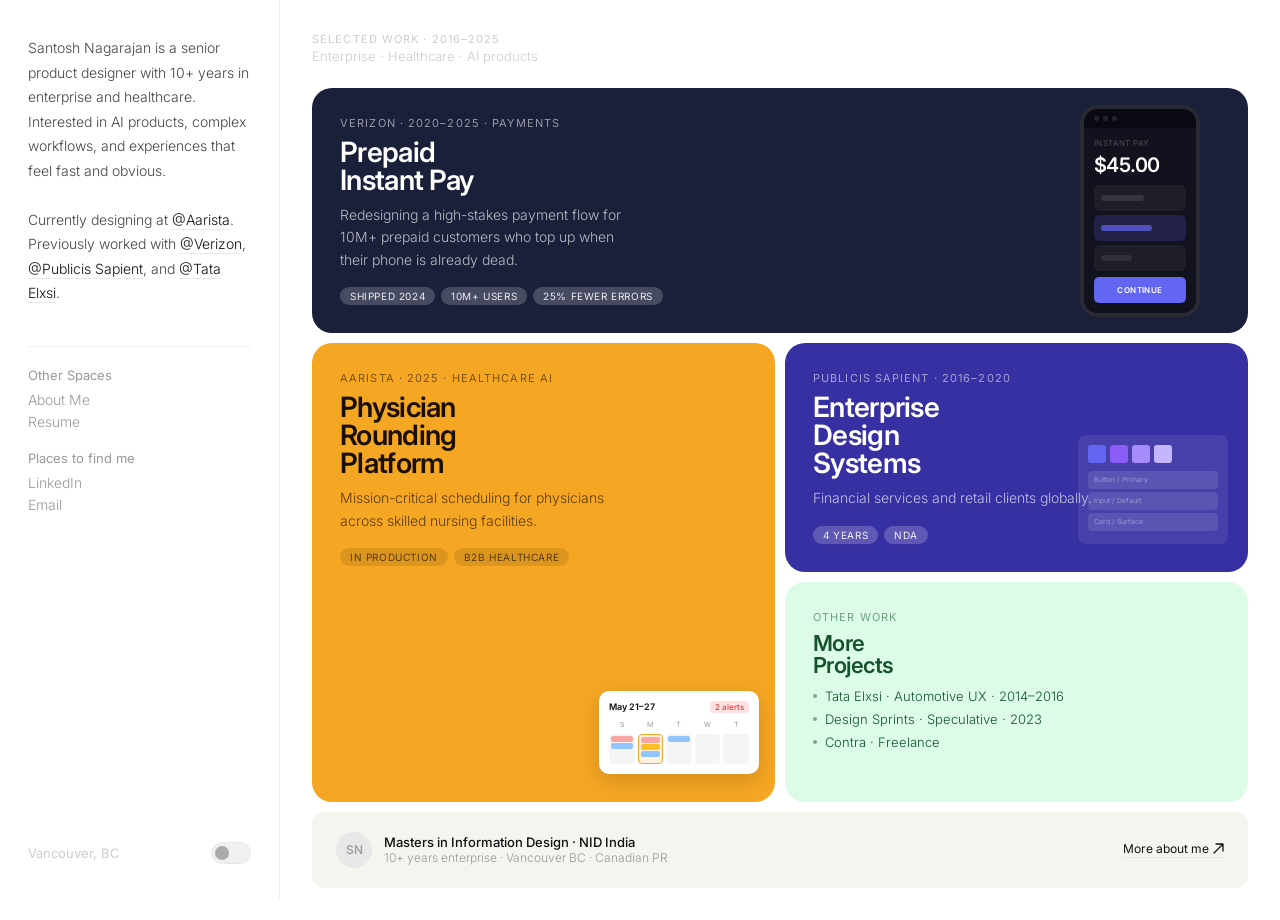
<file: Index.html>
<!DOCTYPE html>
<html lang="en" data-theme="light">
<head>
<meta charset="UTF-8">
<meta name="viewport" content="width=device-width, initial-scale=1.0">
<title>Santosh Nagarajan — Senior Product Designer</title>
<link rel="preconnect" href="https://fonts.googleapis.com">
<link href="https://fonts.googleapis.com/css2?family=Inter:wght@300;400;500;600&display=swap" rel="stylesheet">
<style>
*{box-sizing:border-box;margin:0;padding:0;}
html,body{height:100%;font-family:'Inter',sans-serif;-webkit-font-smoothing:antialiased;cursor:none;overflow-x:hidden;transition:background .25s,color .25s;}
a{color:inherit;text-decoration:none;cursor:none;}

[data-theme="light"]{--bg:#fff;--border:#f0f0f0;--border2:#e8e8e8;--text:#111;--text2:#555;--text3:#999;--text4:#ccc;--sb-bio:#444;--tgl:#f0f0f0;--tgl-b:#e8e8e8;--tgl-k:#aaa;--about-bg:#f5f5f0;}
[data-theme="dark"]{--bg:#0f0f0f;--border:#1e1e1e;--border2:#2a2a2a;--text:#f0ede8;--text2:#777;--text3:#444;--text4:#2a2a2a;--sb-bio:#666;--tgl:#1e1e1e;--tgl-b:#2a2a2a;--tgl-k:#555;--about-bg:#141414;}
html,body{background:var(--bg);color:var(--text);}

/* CURSOR */
.cdot{position:fixed;z-index:9999;width:8px;height:8px;background:#F97316;pointer-events:none;transform:translate(-50%,-50%);animation:morph 4.5s cubic-bezier(.4,0,.2,1) infinite;}
@keyframes morph{0%,15%{border-radius:50%;width:8px;height:8px;clip-path:none;background:#F97316;}33%,48%{border-radius:2px;width:8px;height:8px;clip-path:none;background:#FB923C;}66%,81%{border-radius:0;width:9px;height:9px;clip-path:polygon(50% 0%,0% 100%,100% 100%);background:#FDBA74;}100%{border-radius:50%;width:8px;height:8px;clip-path:none;background:#F97316;}}
.cring{position:fixed;z-index:9998;width:32px;height:32px;border-radius:50%;border:1px solid rgba(128,128,128,0.18);pointer-events:none;transform:translate(-50%,-50%);transition:width .3s cubic-bezier(.16,1,.3,1),height .3s cubic-bezier(.16,1,.3,1);}
.cring.big{width:46px;height:46px;}

/* LAYOUT */
.wrap{display:grid;grid-template-columns:280px 1fr;min-height:100vh;}

/* SIDEBAR */
.sb{padding:36px 28px;position:sticky;top:0;height:100vh;display:flex;flex-direction:column;border-right:1px solid var(--border);overflow-y:auto;transition:border-color .25s;}
.sb-bio{font-size:14px;font-weight:300;line-height:1.75;margin-bottom:20px;color:var(--sb-bio);transition:color .25s;}
.sb-bio a{color:var(--text);border-bottom:1px solid var(--border2);padding-bottom:1px;transition:border-color .15s,color .25s;}
.sb-bio a:hover{border-bottom-color:var(--text);}
.sb-div{height:1px;background:var(--border);margin:20px 0;transition:background .25s;}
.sb-sec{font-size:13px;color:var(--text3);margin-bottom:8px;transition:color .25s;}
.sb-links{display:flex;flex-direction:column;gap:5px;margin-bottom:20px;}
.sb-link{font-size:14px;font-weight:300;color:var(--text3);transition:color .15s;}
.sb-link:hover{color:var(--text);}
.sb-foot{margin-top:auto;padding-top:20px;display:flex;align-items:center;justify-content:space-between;}
.sb-loc{font-size:13px;color:var(--text4);transition:color .25s;}
.tgl{width:40px;height:22px;border-radius:100px;padding:3px;display:flex;align-items:center;cursor:none;border:1px solid var(--tgl-b);background:var(--tgl);transition:background .25s,border-color .25s;}
.tgl-k{width:14px;height:14px;border-radius:50%;background:var(--tgl-k);transition:transform .3s cubic-bezier(.16,1,.3,1),background .25s;}
[data-theme="dark"] .tgl-k{transform:translateX(18px);}

/* MAIN */
.mn{padding:32px;background:var(--bg);transition:background .25s;overflow-y:auto;}
.mn-head{margin-bottom:24px;}
.mn-count{font-size:11px;letter-spacing:.1em;text-transform:uppercase;color:var(--text4);margin-bottom:2px;}
.mn-sub{font-size:13px;font-weight:300;color:var(--text4);}

/* BENTO GRID */
.bento{display:grid;grid-template-columns:1fr 1fr;gap:10px;}

/* BASE CARD */
.bc{border-radius:20px;overflow:hidden;position:relative;cursor:none;transition:transform .25s cubic-bezier(.16,1,.3,1);}
.bc:hover{transform:translateY(-3px);}
.bc-wide{grid-column:span 2;}
.bc-tall{grid-row:span 2;}

/* Card layout */
.bc-inner{padding:28px;display:flex;flex-direction:column;justify-content:space-between;min-height:220px;position:relative;z-index:2;}
.bc-wide .bc-inner{min-height:200px;}

/* Text */
.bc-label{font-size:11px;letter-spacing:.1em;text-transform:uppercase;opacity:.55;margin-bottom:8px;}
.bc-title{font-size:28px;font-weight:600;line-height:1.0;letter-spacing:-.025em;margin-bottom:10px;}
.bc-desc{font-size:14px;font-weight:300;line-height:1.6;opacity:.7;max-width:300px;}
.bc-tags{display:flex;gap:6px;margin-top:16px;flex-wrap:wrap;}
.bc-tag{font-size:10px;letter-spacing:.06em;text-transform:uppercase;padding:3px 10px;border-radius:100px;}
.bc-tag.light{background:rgba(255,255,255,0.2);color:rgba(255,255,255,0.9);}
.bc-tag.dark{background:rgba(0,0,0,0.1);color:rgba(0,0,0,0.6);}

/* Arrow */
.bc-arrow{position:absolute;top:20px;right:20px;width:30px;height:30px;border-radius:50%;display:flex;align-items:center;justify-content:center;opacity:0;transform:scale(.7) translateY(4px);transition:opacity .2s,transform .2s;z-index:3;}
.bc:hover .bc-arrow{opacity:1;transform:scale(1) translateY(0);}
.bc-arrow.light-arr{background:rgba(255,255,255,0.25);}
.bc-arrow.dark-arr{background:rgba(0,0,0,0.12);}

/* Floating UI */
.bc-ui{position:absolute;z-index:1;pointer-events:none;}

/* VERIZON — dark navy, full width */
.bc-vz{background:#1a1f3a;color:#fff;}

/* Phone mockup */
.phone{width:120px;border-radius:18px;border:4px solid rgba(255,255,255,0.12);background:#0d0d18;overflow:hidden;}
.ph-bar{background:#0a0a12;padding:7px 10px;display:flex;gap:4px;}
.ph-dot{width:5px;height:5px;border-radius:50%;background:rgba(255,255,255,0.1);}
.ph-screen{padding:10px;background:#12121e;}
.ph-amount{font-size:20px;font-weight:600;color:#fff;letter-spacing:-.03em;margin-bottom:8px;font-family:'Inter',sans-serif;}
.ph-row{height:26px;border-radius:5px;margin-bottom:4px;display:flex;align-items:center;padding:0 7px;gap:5px;}
.ph-line{height:6px;border-radius:3px;}
.ph-row.r1{background:rgba(255,255,255,0.05);}
.ph-row.r2{background:rgba(99,102,241,0.2);}
.ph-row.r3{background:rgba(255,255,255,0.05);}
.ph-btn{height:26px;border-radius:5px;background:#6366f1;margin-top:6px;display:flex;align-items:center;justify-content:center;}
.ph-btn-t{font-size:8px;font-weight:600;color:#fff;letter-spacing:.06em;font-family:'Inter',sans-serif;}

/* AARISTA — amber */
.bc-aa{background:#f5a623;color:#1a0f00;}

/* Calendar */
.mini-cal{background:#fff;border-radius:10px;padding:10px;width:160px;box-shadow:0 6px 20px rgba(0,0,0,0.15);}
.mc-head{display:flex;align-items:center;justify-content:space-between;margin-bottom:7px;}
.mc-t{font-size:9px;font-weight:600;color:#111;font-family:'Inter',sans-serif;}
.mc-badge{font-size:8px;background:#fee2e2;color:#dc2626;padding:1px 5px;border-radius:3px;font-family:'Inter',sans-serif;}
.mc-grid{display:grid;grid-template-columns:repeat(5,1fr);gap:3px;}
.mc-day{font-size:7px;color:#999;text-align:center;padding-bottom:2px;font-family:'Inter',sans-serif;}
.mc-cell{height:30px;border-radius:4px;background:#f5f5f5;padding:2px;}
.mc-cell.today{background:#fff3e0;border:1px solid #f5a623;}
.mc-apt{height:6px;border-radius:2px;margin-bottom:1px;}
.mc-apt.r{background:#fca5a5;}
.mc-apt.b{background:#93c5fd;}
.mc-apt.o{background:#fbbf24;}

/* PUBLICIS — deep purple */
.bc-ps{background:#3730a3;color:#fff;}

/* Design system tokens */
.ds{background:rgba(255,255,255,0.08);border-radius:8px;padding:10px;width:150px;}
.ds-swatches{display:flex;gap:4px;margin-bottom:8px;}
.ds-sw{width:18px;height:18px;border-radius:3px;}
.ds-row{height:18px;background:rgba(255,255,255,0.1);border-radius:4px;margin-bottom:3px;display:flex;align-items:center;padding:0 6px;}
.ds-row-t{font-size:7px;color:rgba(255,255,255,0.4);font-family:'Inter',sans-serif;}

/* OTHER — soft green */
.bc-other{background:#dcfce7;color:#14532d;}
[data-theme="dark"] .bc-other{background:#052e16;color:#86efac;}

.other-items{display:flex;flex-direction:column;gap:7px;margin-top:12px;}
.other-item{display:flex;align-items:center;gap:8px;font-size:13px;font-weight:300;}
.other-item::before{content:'';width:4px;height:4px;border-radius:50%;background:currentColor;opacity:.5;flex-shrink:0;}

/* ABOUT STRIP */
.about{display:flex;align-items:center;justify-content:space-between;padding:20px 24px;border-radius:12px;background:var(--about-bg);margin-top:10px;transition:background .25s;}
.about-l{display:flex;align-items:center;gap:12px;}
.about-av{width:36px;height:36px;border-radius:50%;background:var(--border2);display:flex;align-items:center;justify-content:center;font-size:12px;font-weight:500;color:var(--text3);}
.about-name{font-size:13px;font-weight:500;color:var(--text);}
.about-sub{font-size:12px;font-weight:300;color:var(--text3);}
.about-cta{font-size:12px;color:var(--text);display:flex;align-items:center;gap:4px;border-bottom:1px solid var(--border2);padding-bottom:1px;transition:border-color .15s;white-space:nowrap;}
.about-cta:hover{border-bottom-color:var(--text);}

/* RESPONSIVE */
@media(max-width:1100px){.bc-title{font-size:22px;}}
@media(max-width:900px){.wrap{grid-template-columns:1fr;}.sb{position:static;height:auto;border-right:none;border-bottom:1px solid var(--border);}.cdot,.cring{display:none;}body,a{cursor:auto;}.bento{grid-template-columns:1fr;}.bc-wide,.bc-tall{grid-column:span 1;grid-row:span 1;}}
</style>
</head>
<body>

<div class="cdot" id="cd"></div>
<div class="cring" id="cr"></div>

<div class="wrap">

  <!-- SIDEBAR -->
  <aside class="sb">
    <p class="sb-bio">
      Santosh Nagarajan is a senior product designer with 10+ years in enterprise and healthcare. Interested in AI products, complex workflows, and experiences that feel fast and obvious.<br><br>
      Currently designing at <a href="#">@Aarista</a>.<br>
      Previously worked with <a href="#">@Verizon</a>, <a href="#">@Publicis Sapient</a>, and <a href="#">@Tata Elxsi</a>.
    </p>
    <div class="sb-div"></div>
    <div class="sb-sec">Other Spaces</div>
    <div class="sb-links">
      <a href="about.html" class="sb-link hoverable">About Me</a>
      <a href="assets/Santosh_Resume.pdf" class="sb-link hoverable">Resume</a>
    </div>
    <div class="sb-sec">Places to find me</div>
    <div class="sb-links">
      <a href="https://linkedin.com/in/santosh27" class="sb-link hoverable">LinkedIn</a>
      <a href="mailto:santosh@santoshdesign.in" class="sb-link hoverable">Email</a>
    </div>
    <div class="sb-foot">
      <span class="sb-loc">Vancouver, BC</span>
      <div class="tgl hoverable" id="tgl"><div class="tgl-k"></div></div>
    </div>
  </aside>

  <!-- MAIN -->
  <main class="mn">
    <div class="mn-head">
      <div class="mn-count">Selected work · 2016–2025</div>
      <div class="mn-sub">Enterprise · Healthcare · AI products</div>
    </div>

    <div class="bento">

      <!-- VERIZON — wide -->
      <a href="verizon.html" class="bc bc-vz bc-wide hoverable">
        <div class="bc-inner">
          <div>
            <div class="bc-label">Verizon · 2020–2025 · Payments</div>
            <div class="bc-title">Prepaid<br>Instant Pay</div>
            <div class="bc-desc">Redesigning a high-stakes payment flow for 10M+ prepaid customers who top up when their phone is already dead.</div>
            <div class="bc-tags">
              <span class="bc-tag light">Shipped 2024</span>
              <span class="bc-tag light">10M+ users</span>
              <span class="bc-tag light">25% fewer errors</span>
            </div>
          </div>
        </div>
        <!-- Phone floating right -->
        <div class="bc-ui" style="right:48px;top:50%;transform:translateY(-50%);">
          <div class="phone">
            <div class="ph-bar"><div class="ph-dot"></div><div class="ph-dot"></div><div class="ph-dot"></div></div>
            <div class="ph-screen">
              <div style="font-size:8px;color:rgba(255,255,255,.25);margin-bottom:5px;font-family:'Inter',sans-serif;letter-spacing:.05em;">INSTANT PAY</div>
              <div class="ph-amount">$45.00</div>
              <div class="ph-row r1"><div class="ph-line" style="width:55%;background:rgba(255,255,255,.1);"></div></div>
              <div class="ph-row r2"><div class="ph-line" style="width:65%;background:rgba(99,102,241,.7);"></div></div>
              <div class="ph-row r3"><div class="ph-line" style="width:40%;background:rgba(255,255,255,.08);"></div></div>
              <div class="ph-btn"><div class="ph-btn-t">CONTINUE</div></div>
            </div>
          </div>
        </div>
        <div class="bc-arrow light-arr">
          <svg width="12" height="12" viewBox="0 0 12 12" fill="none"><path d="M2 10L10 2M10 2H4M10 2v6" stroke="white" stroke-width="1.5" stroke-linecap="round" stroke-linejoin="round"/></svg>
        </div>
      </a>

      <!-- AARISTA — tall left -->
      <a href="aarista.html" class="bc bc-aa bc-tall hoverable">
        <div class="bc-inner" style="min-height:320px;">
          <div>
            <div class="bc-label">Aarista · 2025 · Healthcare AI</div>
            <div class="bc-title">Physician<br>Rounding<br>Platform</div>
            <div class="bc-desc">Mission-critical scheduling for physicians across skilled nursing facilities.</div>
            <div class="bc-tags">
              <span class="bc-tag dark">In production</span>
              <span class="bc-tag dark">B2B Healthcare</span>
            </div>
          </div>
        </div>
        <!-- Calendar floating bottom right -->
        <div class="bc-ui" style="right:16px;bottom:28px;">
          <div class="mini-cal">
            <div class="mc-head">
              <span class="mc-t">May 21–27</span>
              <span class="mc-badge">2 alerts</span>
            </div>
            <div class="mc-grid">
              <div class="mc-day">S</div><div class="mc-day">M</div><div class="mc-day">T</div><div class="mc-day">W</div><div class="mc-day">T</div>
              <div class="mc-cell"><div class="mc-apt r"></div><div class="mc-apt b"></div></div>
              <div class="mc-cell today"><div class="mc-apt r"></div><div class="mc-apt o"></div><div class="mc-apt b"></div></div>
              <div class="mc-cell"><div class="mc-apt b"></div></div>
              <div class="mc-cell"></div>
              <div class="mc-cell"></div>
            </div>
          </div>
        </div>
        <div class="bc-arrow dark-arr">
          <svg width="12" height="12" viewBox="0 0 12 12" fill="none"><path d="M2 10L10 2M10 2H4M10 2v6" stroke="#1a0f00" stroke-width="1.5" stroke-linecap="round" stroke-linejoin="round"/></svg>
        </div>
      </a>

      <!-- PUBLICIS — right top -->
      <a href="publicis.html" class="bc bc-ps hoverable">
        <div class="bc-inner">
          <div>
            <div class="bc-label">Publicis Sapient · 2016–2020</div>
            <div class="bc-title">Enterprise<br>Design<br>Systems</div>
            <div class="bc-desc">Financial services and retail clients globally.</div>
            <div class="bc-tags">
              <span class="bc-tag light">4 Years</span>
              <span class="bc-tag light">NDA</span>
            </div>
          </div>
        </div>
        <!-- DS tokens -->
        <div class="bc-ui" style="right:20px;bottom:28px;">
          <div class="ds">
            <div class="ds-swatches">
              <div class="ds-sw" style="background:#6366f1;"></div>
              <div class="ds-sw" style="background:#8b5cf6;"></div>
              <div class="ds-sw" style="background:#a78bfa;"></div>
              <div class="ds-sw" style="background:#c4b5fd;"></div>
            </div>
            <div class="ds-row"><div class="ds-row-t">Button / Primary</div></div>
            <div class="ds-row"><div class="ds-row-t">Input / Default</div></div>
            <div class="ds-row"><div class="ds-row-t">Card / Surface</div></div>
          </div>
        </div>
        <div class="bc-arrow light-arr">
          <svg width="12" height="12" viewBox="0 0 12 12" fill="none"><path d="M2 10L10 2M10 2H4M10 2v6" stroke="white" stroke-width="1.5" stroke-linecap="round" stroke-linejoin="round"/></svg>
        </div>
      </a>

      <!-- OTHER — right bottom -->
      <a href="#" class="bc bc-other hoverable">
        <div class="bc-inner">
          <div>
            <div class="bc-label">Other work</div>
            <div class="bc-title" style="font-size:22px;">More<br>Projects</div>
            <div class="other-items">
              <div class="other-item">Tata Elxsi · Automotive UX · 2014–2016</div>
              <div class="other-item">Design Sprints · Speculative · 2023</div>
              <div class="other-item">Contra · Freelance</div>
            </div>
          </div>
        </div>
        <div class="bc-arrow dark-arr">
          <svg width="12" height="12" viewBox="0 0 12 12" fill="none"><path d="M2 10L10 2M10 2H4M10 2v6" stroke="#14532d" stroke-width="1.5" stroke-linecap="round" stroke-linejoin="round"/></svg>
        </div>
      </a>

    </div>

    <!-- ABOUT -->
    <div class="about">
      <div class="about-l">
        <div class="about-av">SN</div>
        <div>
          <div class="about-name">Masters in Information Design · NID India</div>
          <div class="about-sub">10+ years enterprise · Vancouver BC · Canadian PR</div>
        </div>
      </div>
      <a href="about.html" class="about-cta hoverable">
        More about me
        <svg width="11" height="11" viewBox="0 0 11 11" fill="none"><path d="M1 10L10 1M10 1H3M10 1v7" stroke="currentColor" stroke-width="1.3" stroke-linecap="round" stroke-linejoin="round"/></svg>
      </a>
    </div>

  </main>
</div>

<script>
const cd=document.getElementById('cd'),cr=document.getElementById('cr');
let mx=-100,my=-100,rx=-100,ry=-100;
document.addEventListener('mousemove',e=>{mx=e.clientX;my=e.clientY;});
(function loop(){cd.style.left=mx+'px';cd.style.top=my+'px';rx+=(mx-rx)*0.085;ry+=(my-ry)*0.085;cr.style.left=rx+'px';cr.style.top=ry+'px';requestAnimationFrame(loop);})();
document.querySelectorAll('.hoverable').forEach(el=>{
  el.addEventListener('mouseenter',()=>cr.classList.add('big'));
  el.addEventListener('mouseleave',()=>cr.classList.remove('big'));
});
const html=document.documentElement,tgl=document.getElementById('tgl');
let dark=localStorage.getItem('sn-theme')==='dark'||(window.matchMedia('(prefers-color-scheme: dark)').matches&&!localStorage.getItem('sn-theme'));
function apply(){html.setAttribute('data-theme',dark?'dark':'light');localStorage.setItem('sn-theme',dark?'dark':'light');}
apply();
tgl.addEventListener('click',()=>{dark=!dark;apply();});
</script>
</body>
</html>
</file>
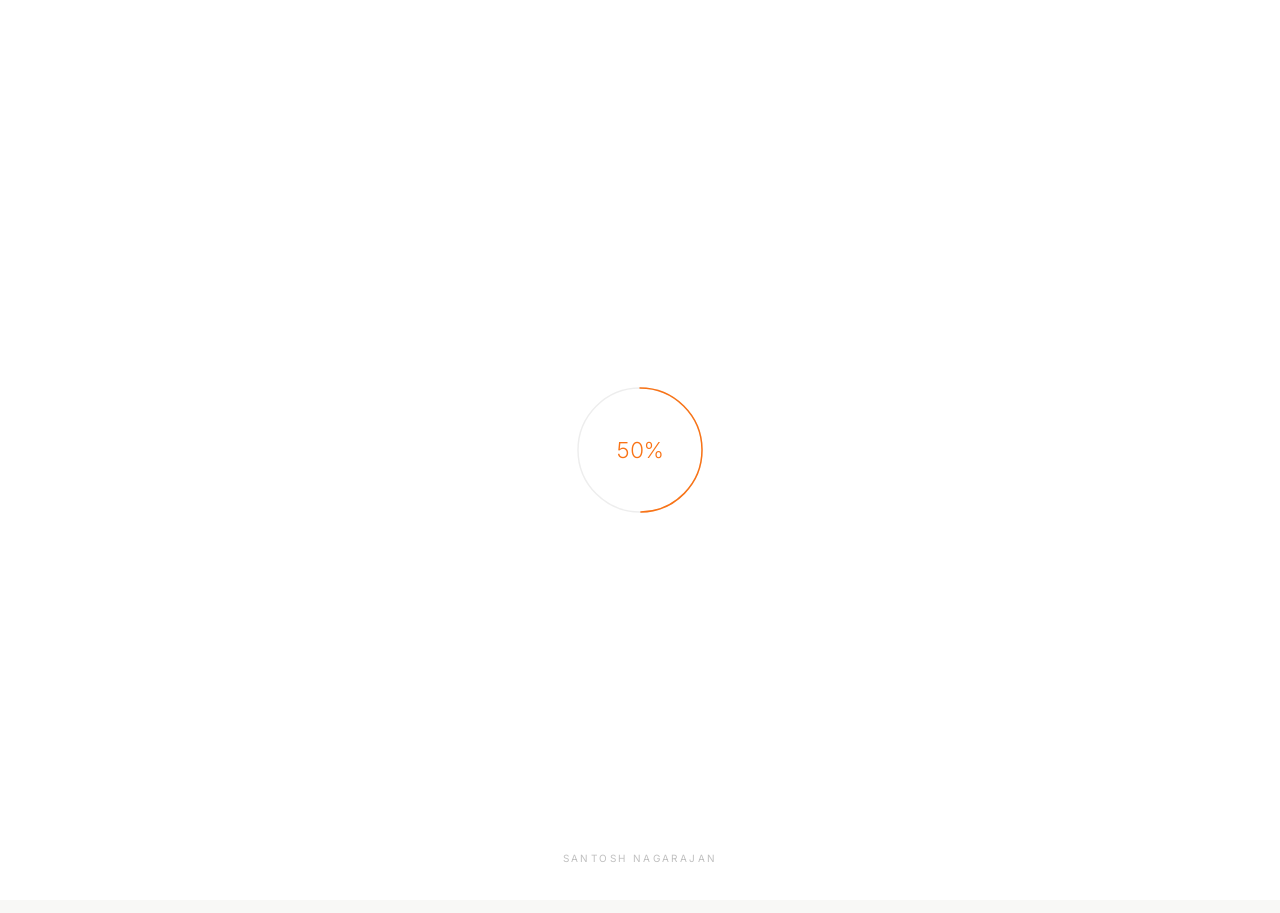
<file: index.html>
<!DOCTYPE html>
<html lang="en">
<head>
<meta charset="UTF-8">
<meta name="viewport" content="width=device-width, initial-scale=1.0">
<title>Santosh Nagarajan — Senior Product Designer</title>
<link rel="preconnect" href="https://fonts.googleapis.com">
<link href="https://fonts.googleapis.com/css2?family=Inter:wght@300;400;500;600;700;800&display=swap" rel="stylesheet">
<style>
*{box-sizing:border-box;margin:0;padding:0;}
html,body{font-family:'Inter',sans-serif;-webkit-font-smoothing:antialiased;cursor:none;overflow-x:hidden;background:#f8f8f6;color:#111;}
a{color:inherit;text-decoration:none;cursor:none;}
#pl{position:fixed;inset:0;z-index:9999;background:#fff;display:flex;align-items:center;justify-content:center;transition:opacity .7s ease;}
#pl.fade{opacity:0;pointer-events:none;}
#pl-rw{position:absolute;top:50%;left:50%;transform:translate(-50%,-50%);width:140px;height:140px;transition:opacity .6s ease,transform .6s cubic-bezier(.16,1,.3,1);}
#pl-rw.gone{opacity:0;transform:translate(-50%,-50%) scale(.88);}
#pl-rw svg{display:block;width:140px;height:140px;}
#pl-pct{position:absolute;inset:0;display:flex;align-items:center;justify-content:center;font-size:22px;font-weight:300;color:#F97316;letter-spacing:-.01em;font-variant-numeric:tabular-nums;}
#pl-name{position:absolute;bottom:36px;left:0;right:0;text-align:center;font-size:10px;font-weight:400;letter-spacing:.24em;text-transform:uppercase;color:rgba(0,0,0,.25);opacity:0;transform:translateY(5px);transition:opacity .8s ease,transform .8s cubic-bezier(.16,1,.3,1);}
#pl-name.show{opacity:1;transform:translateY(0);}
.cdot{position:fixed;z-index:9998;width:7px;height:7px;background:#F97316;pointer-events:none;transform:translate(-50%,-50%);border-radius:50%;}
.cring{position:fixed;z-index:9997;width:28px;height:28px;border-radius:50%;border:1px solid rgba(249,115,22,.2);pointer-events:none;transform:translate(-50%,-50%);transition:width .4s cubic-bezier(.16,1,.3,1),height .4s,border-color .3s;}
.cring.big{width:46px;height:46px;border-color:rgba(249,115,22,.4);}
.wrap{display:grid;grid-template-columns:220px 1fr;min-height:100vh;}
.sb{padding:28px 20px;position:sticky;top:0;height:100vh;display:flex;flex-direction:column;background:#fff;border-right:1px solid #ebebeb;overflow-y:auto;}
.sb-bio{font-size:12px;font-weight:300;line-height:1.7;color:#666;margin-bottom:20px;}
.sb-div{height:1px;background:#ebebeb;margin:16px 0;}
.sb-sec{font-size:10px;letter-spacing:.08em;text-transform:uppercase;color:#bbb;margin-bottom:8px;}
.cs-links{display:flex;flex-direction:column;gap:1px;margin-bottom:16px;}
.cs-link{font-size:12px;font-weight:400;color:#888;padding:5px 8px;border-radius:5px;transition:color .15s,background .15s;display:block;}
.cs-link:hover{color:#111;background:#f5f5f3;}
.cs-link.active{color:#F97316;background:rgba(249,115,22,.06);border:1px dashed rgba(249,115,22,.3);}
.sb-links{display:flex;flex-direction:column;gap:3px;margin-bottom:16px;}
.sb-link{font-size:12px;font-weight:300;color:#999;transition:color .15s,transform .15s;display:inline-block;padding:2px 0;}
.sb-link:hover{color:#111;transform:translateX(2px);}
.sb-foot{margin-top:auto;padding-top:16px;display:flex;align-items:center;justify-content:space-between;}
.sb-loc{font-size:11px;color:#bbb;}
.tgl{width:36px;height:20px;border-radius:100px;padding:3px;display:flex;align-items:center;cursor:none;border:1px solid #e0e0e0;background:#f0f0f0;}
.tgl-k{width:12px;height:12px;border-radius:50%;background:#bbb;transition:transform .3s cubic-bezier(.16,1,.3,1);}
.mn{padding:24px;overflow-y:auto;}
.mn-head{display:flex;align-items:center;justify-content:space-between;margin-bottom:14px;}
.mn-title{font-size:11px;letter-spacing:.08em;text-transform:uppercase;color:#bbb;}
.view-link{font-size:11px;color:#bbb;display:flex;align-items:center;gap:4px;border-bottom:1px solid #eee;padding-bottom:1px;cursor:none;transition:color .2s,gap .2s;}
.view-link:hover{color:#111;gap:7px;border-bottom-color:#111;}
.bento{display:grid;grid-template-columns:repeat(3,1fr);gap:8px;}
.bc{border-radius:14px;overflow:hidden;position:relative;cursor:none;background:#fff;transition:transform .35s cubic-bezier(.16,1,.3,1),box-shadow .35s;box-shadow:0 1px 3px rgba(0,0,0,.06);}
.bc:hover{transform:translateY(-3px);box-shadow:0 8px 24px rgba(0,0,0,.1);}
.span2c{grid-column:span 2;}
.span2r{grid-row:span 2;}
.bc-arr{position:absolute;top:12px;right:12px;width:24px;height:24px;border-radius:50%;background:rgba(255,255,255,.9);display:flex;align-items:center;justify-content:center;opacity:0;transform:scale(.6);transition:opacity .2s,transform .3s cubic-bezier(.16,1,.3,1);z-index:5;}
.bc:hover .bc-arr{opacity:1;transform:scale(1);}
.bc-app{display:flex;gap:14px;padding:16px;align-items:center;min-height:90px;}
.bc-app-icon{width:48px;height:48px;border-radius:12px;background:#f0f0ee;flex-shrink:0;display:flex;align-items:center;justify-content:center;font-size:18px;}
.about{display:flex;align-items:center;justify-content:space-between;padding:14px 18px;border-radius:10px;background:#fff;border:1px solid #ebebeb;margin-top:8px;transition:transform .25s;}
.about:hover{transform:translateY(-1px);}
.about-l{display:flex;align-items:center;gap:10px;}
.about-av{width:28px;height:28px;border-radius:50%;background:#f0f0ee;display:flex;align-items:center;justify-content:center;font-size:10px;font-weight:600;color:#999;flex-shrink:0;}
.about-name{font-size:12px;font-weight:500;color:#111;}
.about-sub{font-size:11px;font-weight:300;color:#999;}
.about-cta{font-size:11px;color:#111;display:flex;align-items:center;gap:4px;border-bottom:1px solid #e0e0e0;padding-bottom:1px;cursor:none;transition:gap .2s;white-space:nowrap;}
.about-cta:hover{gap:7px;border-bottom-color:#111;}
.footer{background:#0a0a0a;overflow:hidden;padding:60px 0 0;margin-top:8px;}
.mqw{overflow:hidden;width:100%;}
.mq{display:flex;white-space:nowrap;}
.mq.fwd{animation:mfwd 14s linear infinite;}
.mq.rev{animation:mrev 18s linear infinite;}
.mq:hover{animation-play-state:paused;}
.mqr{display:flex;}
@keyframes mfwd{0%{transform:translateX(0);}100%{transform:translateX(-50%);}}
@keyframes mrev{0%{transform:translateX(-50%);}100%{transform:translateX(0);}}
.mqt{font-size:clamp(44px,7vw,88px);font-weight:800;letter-spacing:-.04em;line-height:.92;color:#fff;white-space:nowrap;padding-right:.25em;user-select:none;}
.mqt.out{-webkit-text-stroke:1px rgba(255,255,255,.15);color:transparent;}
.mqt.dim{color:rgba(255,255,255,.06);}
.mqs{font-size:clamp(18px,2.5vw,36px);align-self:center;padding-right:.25em;color:rgba(249,115,22,.45);user-select:none;}
.footer-email{padding:20px 40px 0;}
.femail{font-size:clamp(13px,1.8vw,22px);font-weight:300;color:rgba(255,255,255,.38);cursor:none;display:inline-block;position:relative;transition:color .3s;}
.femail::after{content:'';position:absolute;bottom:-3px;left:0;right:0;height:1px;background:rgba(255,255,255,.2);transform:scaleX(0);transform-origin:left;transition:transform .4s cubic-bezier(.16,1,.3,1);}
.femail:hover{color:#fff;}
.femail:hover::after{transform:scaleX(1);}
.footer-bar{padding:24px 40px;display:flex;align-items:center;justify-content:space-between;border-top:1px solid rgba(255,255,255,.05);margin-top:24px;}
.footer-socials{display:flex;gap:18px;}
.fsoc{font-size:10px;letter-spacing:.08em;text-transform:uppercase;color:rgba(255,255,255,.2);transition:color .2s;cursor:none;}
.fsoc:hover{color:rgba(255,255,255,.6);}
.avail{display:flex;align-items:center;gap:6px;font-size:10px;letter-spacing:.06em;text-transform:uppercase;color:rgba(110,231,183,.7);background:rgba(6,78,59,.25);border:1px solid rgba(110,231,183,.12);padding:4px 10px;border-radius:100px;}
.avail-dot{width:4px;height:4px;border-radius:50%;background:#6ee7b7;animation:pulse 2s ease infinite;}
@keyframes pulse{0%,100%{opacity:1;}50%{opacity:.3;}}
.fcopy{font-size:10px;color:rgba(255,255,255,.14);font-weight:300;}
</style>
</head>
<body>
<div id="pl">
  <div id="pl-rw">
    <svg viewBox="0 0 140 140" fill="none">
      <circle cx="70" cy="70" r="62" stroke="rgba(0,0,0,0.07)" stroke-width="1.5"/>
      <path id="pl-arc" stroke="#F97316" stroke-width="1.5" stroke-linecap="round" fill="none"/>
    </svg>
    <div id="pl-pct">0%</div>
  </div>
  <div id="pl-name">Santosh Nagarajan</div>
</div>

<div class="cdot" id="cd"></div>
<div class="cring" id="cr"></div>

<div class="wrap">
  <aside class="sb">
    <p class="sb-bio">Santosh Nagarajan is a senior product designer with 10+ years in enterprise and healthcare. Interested in AI products, complex workflows, and experiences that feel fast and obvious.</p>
    <div class="sb-div"></div>
    <div class="sb-sec">Case Studies</div>
    <div class="cs-links">
      <a href="verizon.html" class="cs-link active h">Verizon Prepaid Instant Pay</a>
      <a href="#" class="cs-link h">Verizon Plans Page</a>
      <a href="#" class="cs-link h">Aarista EMR Saas</a>
      <a href="#" class="cs-link h">Nescafe Coffee Machine</a>
      <a href="#" class="cs-link h">ACT TV UI</a>
      <a href="#" class="cs-link h">Mobil UX Research</a>
    </div>
    <div class="sb-div"></div>
    <div class="sb-sec">Other Spaces</div>
    <div class="sb-links">
      <a href="about.html" class="sb-link h">About Me</a>
      <a href="assets/Santosh_Resume.pdf" class="sb-link h">Resume</a>
    </div>
    <div class="sb-sec">Find me</div>
    <div class="sb-links">
      <a href="https://linkedin.com/in/santosh27" class="sb-link h">LinkedIn</a>
      <a href="mailto:santosh@santoshdesign.in" class="sb-link h">Email</a>
    </div>
    <div class="sb-foot">
      <span class="sb-loc">Vancouver BC</span>
      <div class="tgl h" id="tgl"><div class="tgl-k"></div></div>
    </div>
  </aside>

  <main class="mn">
    <div class="mn-head">
      <div class="mn-title">Selected work · 2016–2025</div>
      <a href="verizon.html" class="view-link h">View Case Study <svg width="10" height="10" viewBox="0 0 10 10" fill="none"><path d="M2 8L8 2M8 2H3M8 2v5" stroke="currentColor" stroke-width="1.2" stroke-linecap="round" stroke-linejoin="round"/></svg></a>
    </div>

    <div class="bento">

      <!-- Titan — tall left spanning 2 rows -->
      <a href="#" class="bc span2r h" style="background:#111;">
        <div style="padding:24px;height:100%;display:flex;flex-direction:column;justify-content:space-between;min-height:300px;">
          <div>
            <div style="font-size:9px;letter-spacing:.1em;text-transform:uppercase;color:rgba(255,255,255,.3);margin-bottom:10px;">NID Thesis · 2020</div>
            <div style="font-size:28px;font-weight:700;color:#fff;letter-spacing:-.03em;line-height:1.05;">Titan<br>Design<br>System</div>
          </div>
          <div style="display:flex;gap:5px;flex-wrap:wrap;">
            <span style="font-size:9px;letter-spacing:.06em;text-transform:uppercase;background:rgba(255,255,255,.09);color:rgba(255,255,255,.5);padding:2px 8px;border-radius:100px;">Design Systems</span>
            <span style="font-size:9px;letter-spacing:.06em;text-transform:uppercase;background:rgba(255,255,255,.09);color:rgba(255,255,255,.5);padding:2px 8px;border-radius:100px;">Wearables</span>
          </div>
        </div>
        <div class="bc-arr"><svg width="10" height="10" viewBox="0 0 10 10" fill="none"><path d="M2 8L8 2M8 2H3M8 2v5" stroke="#111" stroke-width="1.3" stroke-linecap="round" stroke-linejoin="round"/></svg></div>
      </a>

      <!-- Verizon — top right wide -->
      <a href="verizon.html" class="bc span2c h" style="background:#0d1220;">
        <div style="padding:20px;display:flex;align-items:center;justify-content:space-between;min-height:100px;">
          <div>
            <div style="font-size:9px;letter-spacing:.1em;text-transform:uppercase;color:rgba(255,255,255,.3);margin-bottom:6px;">Verizon · 2024</div>
            <div style="font-size:18px;font-weight:700;color:#fff;letter-spacing:-.02em;line-height:1.1;">Prepaid Instant Pay</div>
          </div>
          <div style="display:flex;align-items:center;gap:16px;flex-shrink:0;">
            <div style="text-align:center;">
              <div style="font-size:26px;font-weight:700;color:#F97316;letter-spacing:-.04em;line-height:1;">25%</div>
              <div style="font-size:9px;color:rgba(255,255,255,.3);letter-spacing:.04em;margin-top:1px;">error reduction</div>
            </div>
            <div style="width:1px;height:28px;background:rgba(255,255,255,.08);"></div>
            <div style="text-align:center;">
              <div style="font-size:26px;font-weight:700;color:#fff;letter-spacing:-.04em;line-height:1;">10M+</div>
              <div style="font-size:9px;color:rgba(255,255,255,.3);letter-spacing:.04em;margin-top:1px;">users</div>
            </div>
          </div>
        </div>
        <div class="bc-arr" style="background:rgba(255,255,255,.12);"><svg width="10" height="10" viewBox="0 0 10 10" fill="none"><path d="M2 8L8 2M8 2H3M8 2v5" stroke="white" stroke-width="1.3" stroke-linecap="round" stroke-linejoin="round"/></svg></div>
      </a>

      <!-- Aarista -->
      <a href="#" class="bc h" style="background:#d97706;">
        <div style="padding:16px;min-height:120px;display:flex;flex-direction:column;justify-content:space-between;">
          <div>
            <div style="font-size:9px;letter-spacing:.1em;text-transform:uppercase;color:rgba(28,10,0,.45);margin-bottom:5px;">Aarista · 2025</div>
            <div style="font-size:16px;font-weight:700;color:#1c0900;letter-spacing:-.02em;line-height:1.1;">Physician<br>Rounding</div>
          </div>
          <span style="font-size:9px;letter-spacing:.06em;text-transform:uppercase;background:rgba(0,0,0,.1);color:rgba(28,10,0,.55);padding:2px 8px;border-radius:100px;display:inline-block;">Healthcare AI</span>
        </div>
        <div class="bc-arr" style="background:rgba(0,0,0,.1);"><svg width="10" height="10" viewBox="0 0 10 10" fill="none"><path d="M2 8L8 2M8 2H3M8 2v5" stroke="#1c0900" stroke-width="1.3" stroke-linecap="round" stroke-linejoin="round"/></svg></div>
      </a>

      <!-- ACT TV UI -->
      <a href="#" class="bc h" style="background:#1e1b4b;">
        <div style="padding:16px;min-height:120px;display:flex;flex-direction:column;justify-content:space-between;">
          <div>
            <div style="font-size:9px;letter-spacing:.1em;text-transform:uppercase;color:rgba(255,255,255,.28);margin-bottom:5px;">ACT · 2019</div>
            <div style="font-size:16px;font-weight:700;color:#fff;letter-spacing:-.02em;line-height:1.1;">A.I. Travel<br>Assistant UI</div>
          </div>
          <span style="font-size:9px;letter-spacing:.06em;text-transform:uppercase;background:rgba(255,255,255,.1);color:rgba(255,255,255,.6);padding:2px 8px;border-radius:100px;display:inline-block;">TV · Dark/Light</span>
        </div>
        <div class="bc-arr" style="background:rgba(255,255,255,.14);"><svg width="10" height="10" viewBox="0 0 10 10" fill="none"><path d="M2 8L8 2M8 2H3M8 2v5" stroke="white" stroke-width="1.3" stroke-linecap="round" stroke-linejoin="round"/></svg></div>
      </a>

      <!-- Nescafe -->
      <a href="#" class="bc h">
        <div class="bc-app">
          <div class="bc-app-icon">☕</div>
          <div>
            <div style="font-size:13px;font-weight:600;color:#111;letter-spacing:-.01em;margin-bottom:2px;">Nescafé Coffee Machine</div>
            <div style="font-size:11px;font-weight:300;color:#888;line-height:1.4;">Brand + iconography for connected appliance</div>
          </div>
        </div>
        <div class="bc-arr"><svg width="10" height="10" viewBox="0 0 10 10" fill="none"><path d="M2 8L8 2M8 2H3M8 2v5" stroke="#111" stroke-width="1.3" stroke-linecap="round" stroke-linejoin="round"/></svg></div>
      </a>

      <!-- Mobil — wide bottom -->
      <a href="#" class="bc span2c h" style="background:#111;">
        <div style="padding:20px;display:flex;align-items:center;justify-content:space-between;min-height:90px;">
          <div>
            <div style="font-size:9px;letter-spacing:.1em;text-transform:uppercase;color:rgba(255,255,255,.28);margin-bottom:5px;">ExxonMobil · UX Research</div>
            <div style="font-size:18px;font-weight:700;color:#fff;letter-spacing:-.02em;">Mobil Food on the Go</div>
          </div>
          <div style="display:flex;gap:5px;">
            <div style="width:30px;height:30px;border-radius:7px;background:rgba(255,255,255,.05);display:flex;align-items:center;justify-content:center;font-size:13px;">🔴</div>
            <div style="width:30px;height:30px;border-radius:7px;background:rgba(255,255,255,.05);display:flex;align-items:center;justify-content:center;font-size:13px;">🟡</div>
          </div>
        </div>
        <div class="bc-arr" style="background:rgba(255,255,255,.1);"><svg width="10" height="10" viewBox="0 0 10 10" fill="none"><path d="M2 8L8 2M8 2H3M8 2v5" stroke="white" stroke-width="1.3" stroke-linecap="round" stroke-linejoin="round"/></svg></div>
      </a>

    </div>

    <div class="about h">
      <div class="about-l">
        <div class="about-av">SN</div>
        <div>
          <div class="about-name">Masters in Information Design · NID India</div>
          <div class="about-sub">10+ years · Vancouver BC · Canadian PR</div>
        </div>
      </div>
      <a href="about.html" class="about-cta h">More about me <svg width="10" height="10" viewBox="0 0 10 10" fill="none"><path d="M1 9L9 1M9 1H3M9 1v6" stroke="currentColor" stroke-width="1.3" stroke-linecap="round" stroke-linejoin="round"/></svg></a>
    </div>

    <div class="footer" id="footer">
      <div class="mqw"><div class="mq fwd" id="mq1"><div class="mqr"><span class="mqt">Get in touch</span><span class="mqs">✦</span><span class="mqt out">Get in touch</span><span class="mqs">✦</span><span class="mqt">Get in touch</span><span class="mqs">✦</span><span class="mqt out">Get in touch</span><span class="mqs">✦</span></div><div class="mqr" aria-hidden="true"><span class="mqt">Get in touch</span><span class="mqs">✦</span><span class="mqt out">Get in touch</span><span class="mqs">✦</span><span class="mqt">Get in touch</span><span class="mqs">✦</span><span class="mqt out">Get in touch</span><span class="mqs">✦</span></div></div></div>
      <div class="mqw" style="margin-top:-.05em;"><div class="mq rev" id="mq2"><div class="mqr"><span class="mqt out">Let's work</span><span class="mqs" style="color:rgba(249,115,22,.3);">◆</span><span class="mqt dim">Let's work</span><span class="mqs" style="color:rgba(249,115,22,.3);">◆</span><span class="mqt out">Let's work</span><span class="mqs" style="color:rgba(249,115,22,.3);">◆</span><span class="mqt dim">Let's work</span><span class="mqs" style="color:rgba(249,115,22,.3);">◆</span></div><div class="mqr" aria-hidden="true"><span class="mqt out">Let's work</span><span class="mqs" style="color:rgba(249,115,22,.3);">◆</span><span class="mqt dim">Let's work</span><span class="mqs" style="color:rgba(249,115,22,.3);">◆</span><span class="mqt out">Let's work</span><span class="mqs" style="color:rgba(249,115,22,.3);">◆</span><span class="mqt dim">Let's work</span><span class="mqs" style="color:rgba(249,115,22,.3);">◆</span></div></div></div>
      <div class="footer-email"><a href="mailto:santosh@santoshdesign.in" class="femail h">santosh@santoshdesign.in</a></div>
      <div class="footer-bar">
        <div class="footer-socials"><a href="https://linkedin.com/in/santosh27" class="fsoc h">LinkedIn</a><a href="#" class="fsoc h">Contra</a><a href="assets/Santosh_Resume.pdf" class="fsoc h">Resume</a></div>
        <div class="avail"><span class="avail-dot"></span>Open to opportunities</div>
        <div class="fcopy">© 2025 Santosh Nagarajan</div>
      </div>
    </div>
  </main>
</div>

<script>
(function(){
  const DURATION=3000,R=62,CX=70,CY=70;
  function ease(t){return t<.5?2*t*t:-1+(4-2*t)*t;}
  function arc(p){if(p<=0)return '';if(p>=1)p=.9999;const s=-Math.PI/2,e=s+Math.PI*2*p,x1=CX+R*Math.cos(s),y1=CY+R*Math.sin(s),x2=CX+R*Math.cos(e),y2=CY+R*Math.sin(e);return `M ${x1} ${y1} A ${R} ${R} 0 ${p>.5?1:0} 1 ${x2} ${y2}`;}
  const arcEl=document.getElementById('pl-arc'),pctEl=document.getElementById('pl-pct'),rwEl=document.getElementById('pl-rw'),nmEl=document.getElementById('pl-name'),plEl=document.getElementById('pl');
  const t0=performance.now();
  function tick(now){const raw=Math.min(1,(now-t0)/DURATION),p=ease(raw);arcEl.setAttribute('d',arc(p));pctEl.textContent=Math.round(p*100)+'%';if(raw>.38)nmEl.classList.add('show');if(raw<1){requestAnimationFrame(tick);}else{arcEl.setAttribute('d',arc(.9999));pctEl.textContent='100%';setTimeout(()=>{rwEl.classList.add('gone');setTimeout(()=>{plEl.classList.add('fade');setTimeout(()=>plEl.style.display='none',800);},900);},300);}}
  requestAnimationFrame(tick);
})();
const cd=document.getElementById('cd'),cr=document.getElementById('cr');
let mx=-100,my=-100,rx=-100,ry=-100;
document.addEventListener('mousemove',e=>{mx=e.clientX;my=e.clientY;});
(function loop(){cd.style.left=mx+'px';cd.style.top=my+'px';rx+=(mx-rx)*0.085;ry+=(my-ry)*0.085;cr.style.left=rx+'px';cr.style.top=ry+'px';requestAnimationFrame(loop);})();
document.querySelectorAll('.h').forEach(el=>{el.addEventListener('mouseenter',()=>cr.classList.add('big'));el.addEventListener('mouseleave',()=>cr.classList.remove('big'));});
const mq1=document.getElementById('mq1'),mq2=document.getElementById('mq2');
document.getElementById('footer').addEventListener('mouseenter',()=>{mq1.style.animationDuration='32s';mq2.style.animationDuration='42s';});
document.getElementById('footer').addEventListener('mouseleave',()=>{mq1.style.animationDuration='14s';mq2.style.animationDuration='18s';});
</script>
</body>
</html>
</file>
